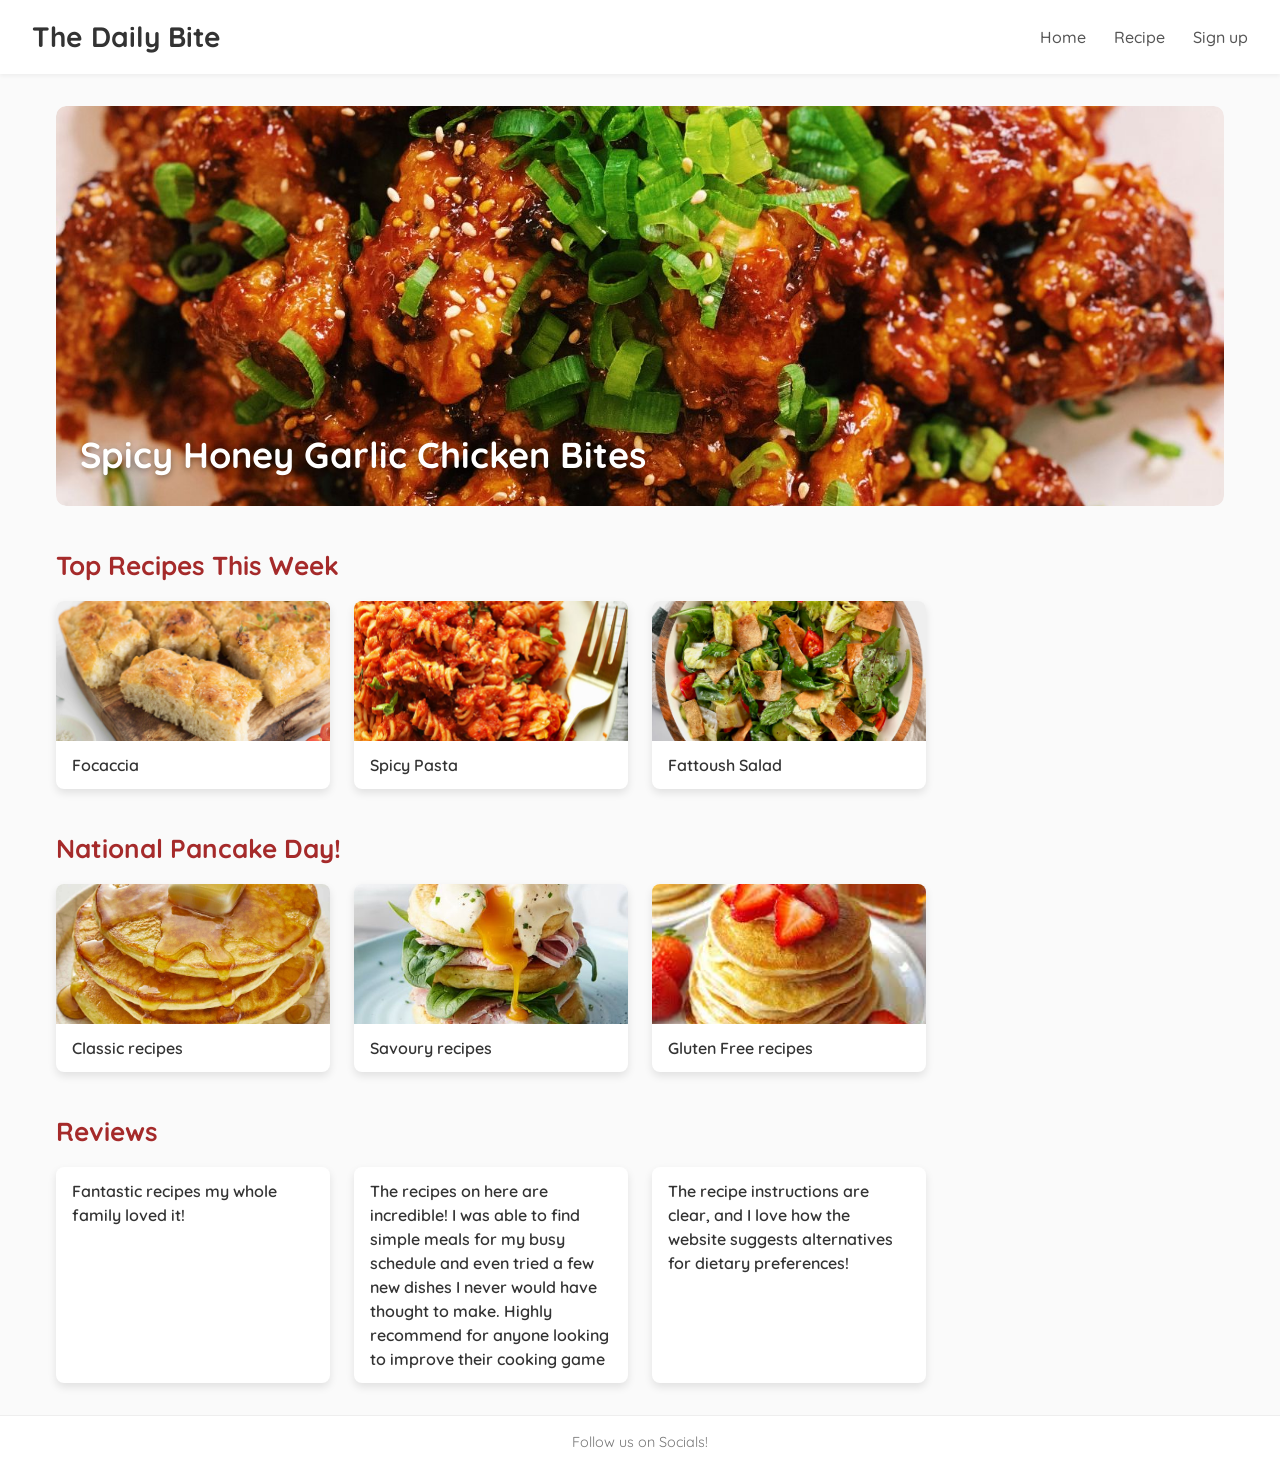
<file: tdb/index.html>
</html> 

<!DOCTYPE html>
<html lang="en">
<head>
  <meta charset="UTF-8" />
  <meta name="viewport" content="width=device-width, initial-scale=1.0" />
  <title>The Daily Bite - Home</title>
  <link rel="stylesheet" href="style.css">
  <link href="https://fonts.googleapis.com/css2?family=Quicksand:wght@600&display=swap" rel="stylesheet">
</head>
<body>
  <header>
    <h1><a href="index.html" class="logo">The Daily Bite</a></h1>
    <nav>
      <a href="index.html">Home</a>
      <a href="recipe.html">Recipe</a>
      <a href="submit.html">Sign up</a>
    </nav>
  </header>
  <main class="container">
    <section class="hero">
      <a href="recipe.html">
        <img src="images/hero.jpg" alt="Spicy Honey Garlic Chicken Bites" class="hero-img"/>
        <h1 class="hero-text">Spicy Honey Garlic Chicken Bites</h1>
      </a>
    </section>
    <section>
      <h2 class="section-title">Top Recipes This Week</h2>
      <div class="cards">
        <a href="recipe.html" class="card"><img src="images/focaccia.jpg" alt="Focaccia" /><p>Focaccia</p></a>
        <a href="recipe.html" class="card"><img src="images/pasta.jpg" alt="Spicy Pasta" /><p>Spicy Pasta</p></a>
        <a href="recipe.html" class="card"><img src="images/salad.jpg" alt="Fattoush Salad" /><p>Fattoush Salad</p></a>
      </div>
    </section>
    <section>
      <h2 class="section-title">National Pancake Day!</h2>
      <div class="cards">
        <a href="recipe.html" class="card"><img src="images/pancakes.jpg" alt="Classic Pancakes" /><p>Classic recipes</p></a>
        <a href="recipe.html" class="card"><img src="images/savory.jpg" alt="Savory Pancakes" /><p>Savoury recipes</p></a>
        <a href="recipe.html" class="card"><img src="images/glutenfree.jpg" alt="Gluten Free Pancakes" /><p>Gluten Free recipes</p></a>
      </div>
    </section>
    <section>
      <h2 class="section-title">Reviews</h2>
      <div class="cards">
        <a class="card"><p>Fantastic recipes my whole family loved it!</p></a>
        <a class="card"><p>The recipes on here are incredible! I was able to find simple meals for my busy schedule and even tried a few new dishes I never would have thought to make. Highly recommend for anyone looking to improve their cooking game</p></a>
        <a class="card"><p>The recipe instructions are clear, and I love how the website suggests alternatives for dietary preferences!</p></a>
      </div>
    </section>
  </main>
  <footer><p>Follow us on Socials!</p></footer>
</body>
</html>
</file>
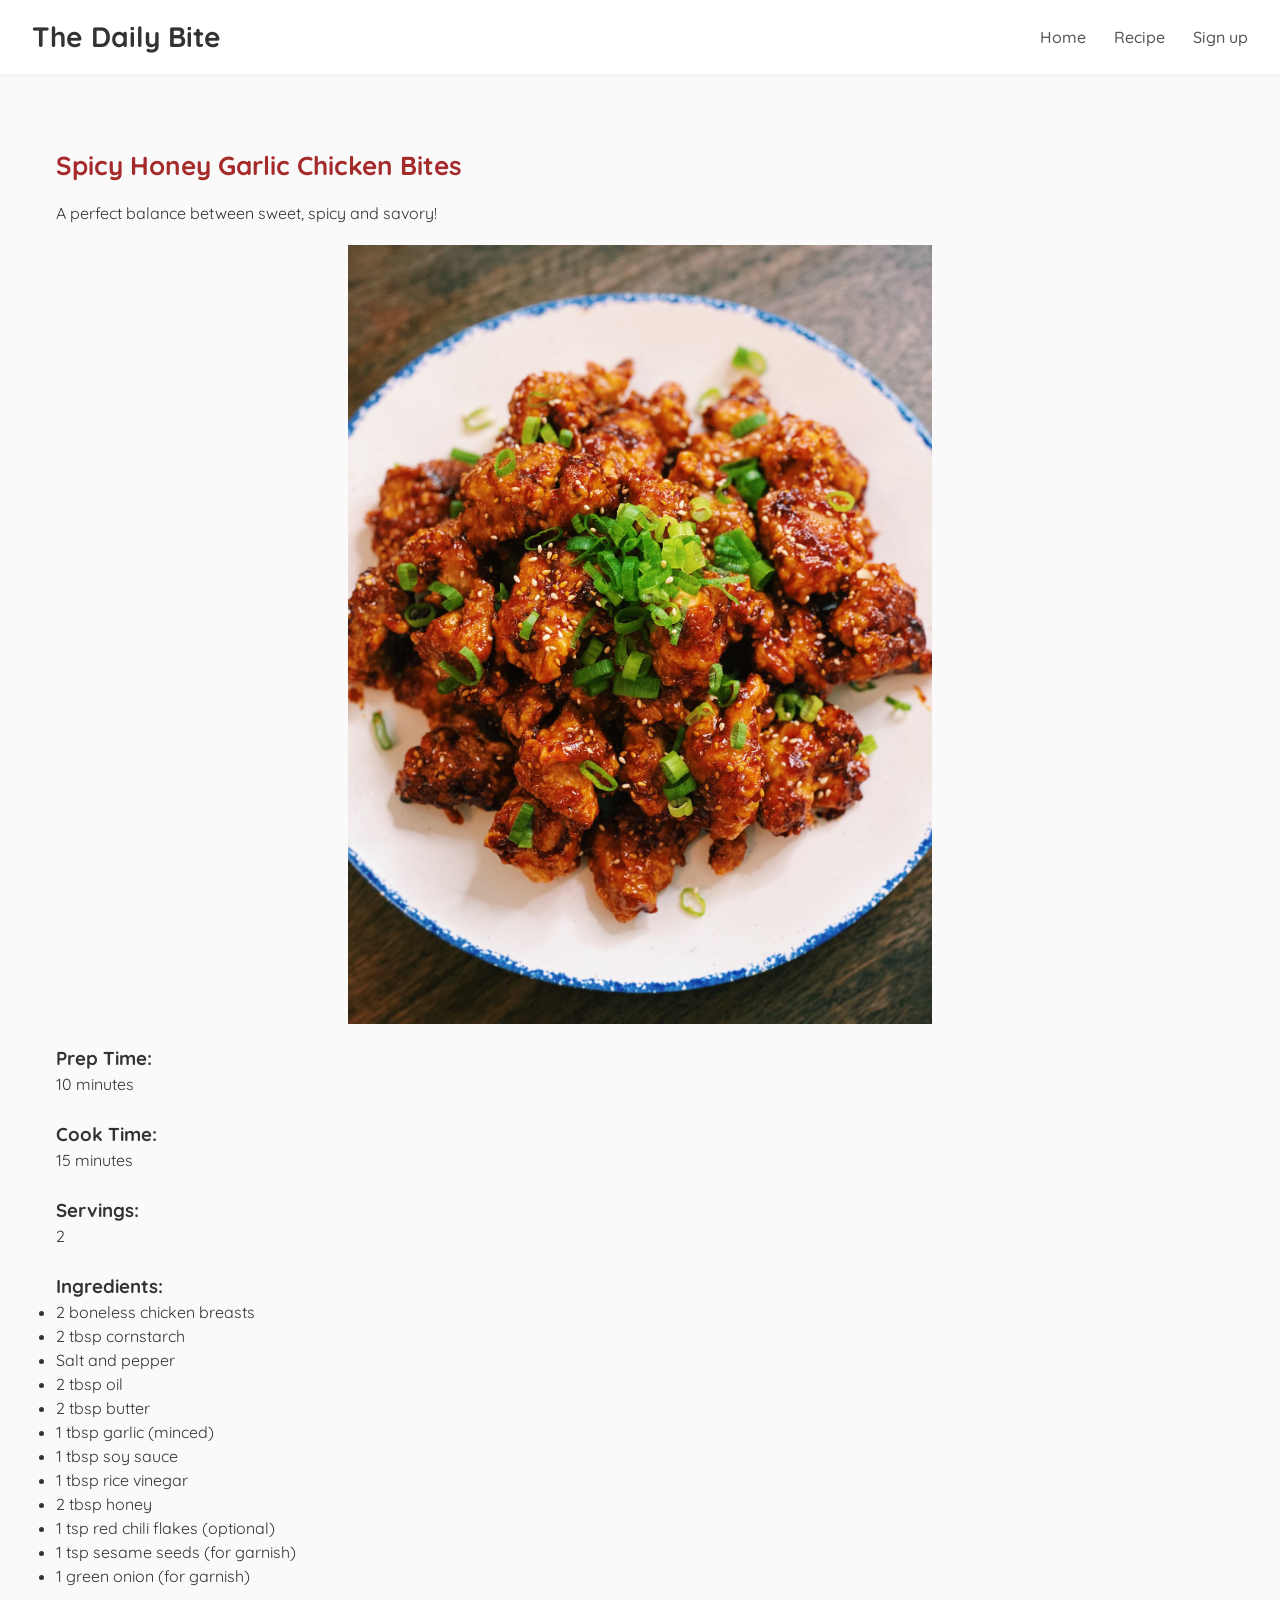
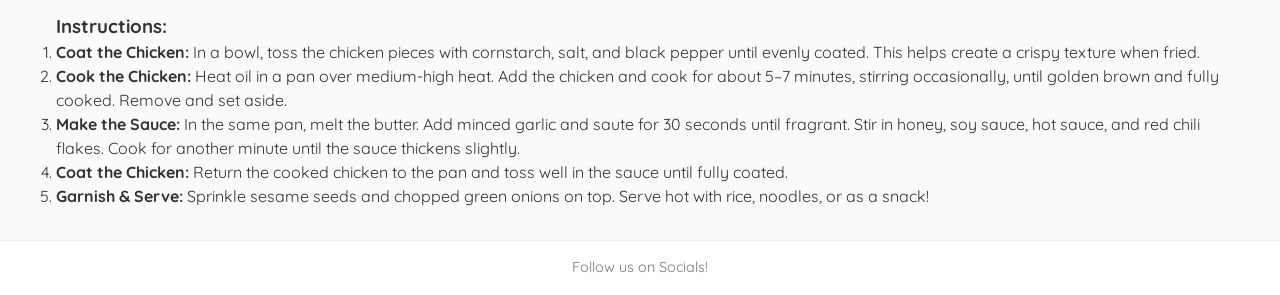
<file: tdb/recipe.html>
<!DOCTYPE html>
<html lang="en">
<head>
  <meta charset="UTF-8" />
  <meta name="viewport" content="width=device-width, initial-scale=1.0" />
  <title>Recipe Detail</title>
  <link rel="stylesheet" href="style.css">
  <link href="https://fonts.googleapis.com/css2?family=Quicksand:wght@600&display=swap" rel="stylesheet">
</head>
<body>
  <header>
    <h1><a href="index.html" class="logo">The Daily Bite</a></h1>
    <nav>
      <a href="index.html">Home</a>
      <a href="recipe.html">Recipe</a>
      <a href="submit.html">Sign up</a>
    </nav>
  </header>
  <main class="container">
    <h2 class="section-title">Spicy Honey Garlic Chicken Bites</h2>
    <p>A perfect balance between sweet, spicy and savory!</p>
    
    <!-- Recipe image -->
    <img src="images/hero.jpg" alt="Spicy Honey Garlic Chicken Bites" class="recipe-img" />


    <h3>Prep Time:</h3><p>10 minutes</p>
    <br>
    <h3>Cook Time:</h3><p>15 minutes</p>
    <br>
    <h3>Servings:</h3><p>2</p>
    <br>
    <h3>Ingredients:</h3>
    <ul>
      <li>2 boneless chicken breasts</li>
      <li>2 tbsp cornstarch</li>
      <li>Salt and pepper</li>
      <li>2 tbsp oil</li>
      <li>2 tbsp butter</li>
      <li>1 tbsp garlic (minced)</li>
      <li>1 tbsp soy sauce</li>
      <li>1 tbsp rice vinegar</li>
      <li>2 tbsp honey</li>
      <li>1 tsp red chili flakes (optional)</li>
      <li>1 tsp sesame seeds (for garnish)</li>
      <li>1 green onion (for garnish)</li>
    </ul>
    <br>
    <h3>Instructions:</h3>
    <ol>
      <li><b>Coat the Chicken:</b>
          In a bowl, toss the chicken pieces with cornstarch, salt, and black pepper until evenly coated. This helps create a crispy texture when fried.  </li>
      <li><b>Cook the Chicken:</b>
          Heat oil in a pan over medium-high heat.
          Add the chicken and cook for about 5–7 minutes, stirring occasionally, until golden brown and fully cooked. Remove and set aside.</li>
      <li><b>Make the Sauce:</b>
          In the same pan, melt the butter.
          Add minced garlic and saute for 30 seconds until fragrant.
          Stir in honey, soy sauce, hot sauce, and red chili flakes. Cook for another minute until the sauce thickens slightly.</li>
      <li><b>Coat the Chicken:</b>
          Return the cooked chicken to the pan and toss well in the sauce until fully coated.</li>
      <li><b>Garnish & Serve:</b>
          Sprinkle sesame seeds and chopped green onions on top.
          Serve hot with rice, noodles, or as a snack!</li>
    </ol>
  </main>
  <footer><p>Follow us on Socials!</p></footer>
</body>
</html>
</file>
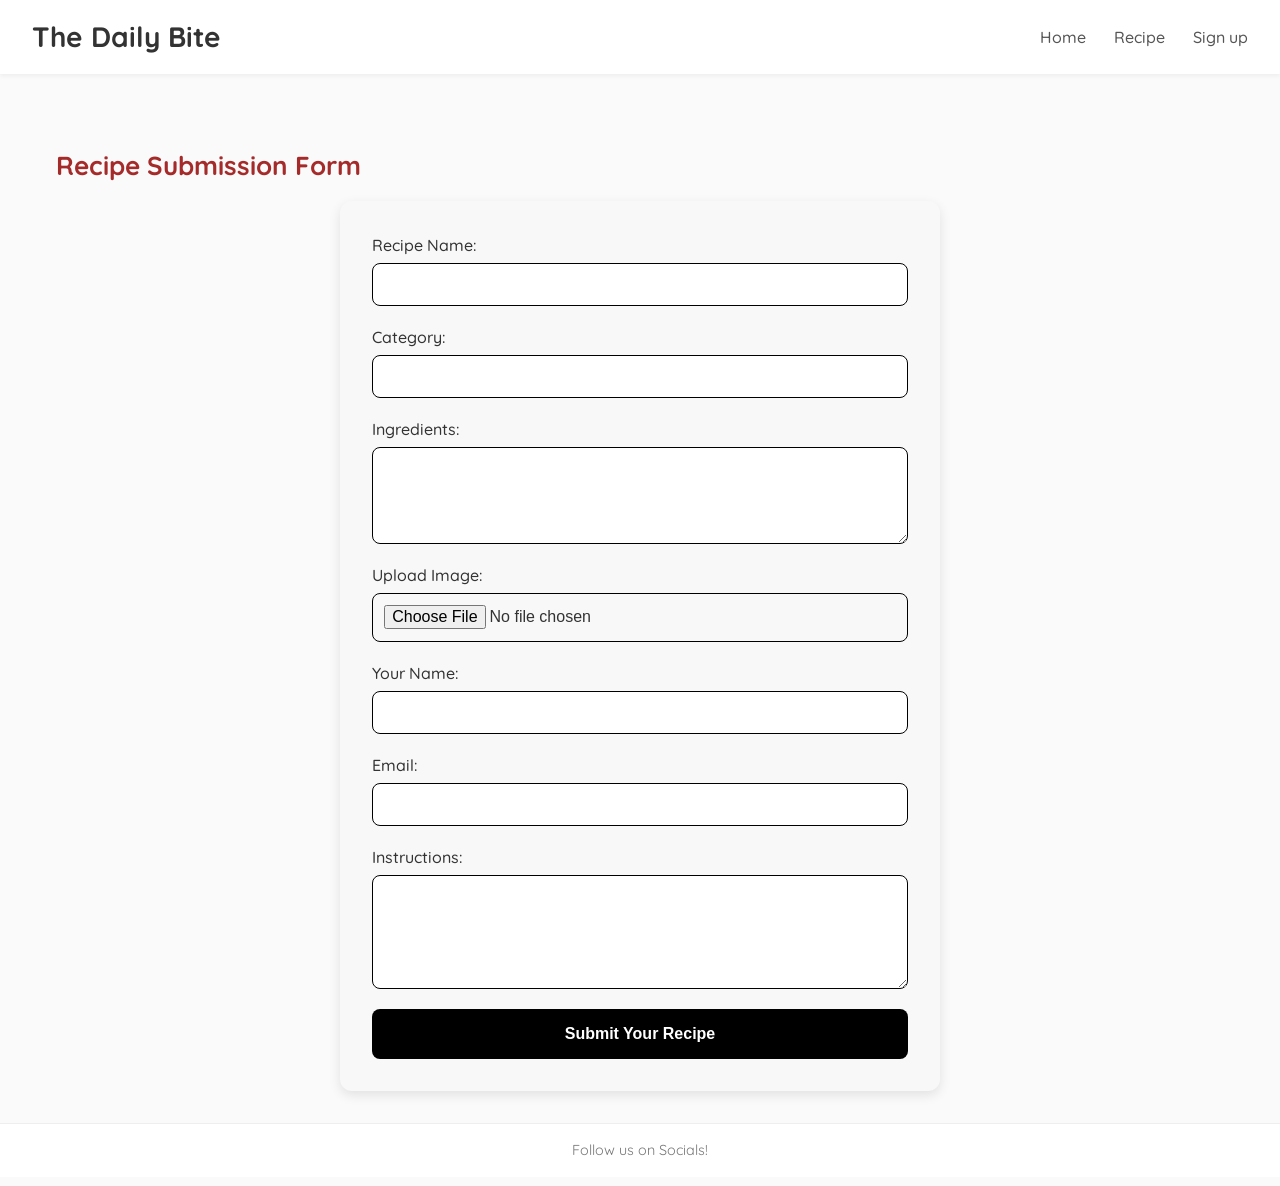
<file: tdb/submit.html>
<!DOCTYPE html>
<html lang="en">
<head>
  <meta charset="UTF-8" />
  <meta name="viewport" content="width=device-width, initial-scale=1.0"/>
  <title>Submit Recipe</title>
  <link rel="stylesheet" href="style.css">
  <link href="https://fonts.googleapis.com/css2?family=Quicksand:wght@600&display=swap" rel="stylesheet">
</head>
<body>
  <header>
    <h1><a href="index.html" class="logo">The Daily Bite</a></h1>
    <nav>
      <a href="index.html">Home</a>
      <a href="recipe.html">Recipe</a>
      <a href="submit.html">Sign up</a>
    </nav>
  </header>

  <main class="container">
    <h2 class="section-title">Recipe Submission Form</h2>
    <form action="#" method="post" class="submit-form">
      <label>
        Recipe Name:
        <input type="text" name="recipeName" required>
      </label>
      <label>
        Category:
        <input type="text" name="category">
      </label>
      <label>
        Ingredients:
        <textarea name="ingredients" rows="4" required></textarea>
      </label>
      <label>
        Upload Image:
        <input type="file" name="image">
      </label>
      <label>
        Your Name:
        <input type="text" name="author" required>
      </label>
      <label>
        Email:
        <input type="email" name="email" required>
      </label>
      <label>
        Instructions:
        <textarea name="instructions" rows="5" required></textarea>
      </label>
      <button type="submit">Submit Your Recipe</button>
    </form>
  </main>

  <footer><p>Follow us on Socials!</p></footer>
</body>
</html>
</file>
<file: tdb/style.css>
/* Base resets & typography */
* {
  box-sizing: border-box;
  margin: 0;
  padding: 0;
}
body {
  font-family: 'Inter', sans-serif;
  line-height: 1.5;
  color: #333;
  background: #fafafa;
}
/* Header */
header {
  background: #fff;
  padding: 1rem 2rem;
  display: flex;
  align-items: center;
  justify-content: space-between;
  box-shadow: 0 2px 4px rgba(0,0,0,0.05);
}
header h1 {
  font-size: 1.75rem;
  color: #a52a2a;
}
nav a {
  margin-left: 1.5rem;
  text-decoration: none;
  font-weight: 500;
  color: #555;
  position: relative;
}
nav a.active,
nav a:hover {
  color: #a52a2a;
}
nav a.active::after,
nav a:hover::after {
  content: '';
  position: absolute;
  left: 0;
  bottom: -4px;
  width: 100%;
  height: 2px;
  background: #a52a2a;
}

/* Container */
.container {
  max-width: 1200px;
  margin: auto;
  padding: 2rem 1rem;
}

/* Hero */
.hero {
  position: relative;
  overflow: hidden;
  border-radius: 10px;
}
.hero img {
  width: 100%;
  height: auto;  /* Ensure aspect ratio is maintained */
  max-height: 400px; /* Set a max height to prevent image from being too large */
  object-fit: cover; /* Ensures the image is cropped to fit the area */
  border-radius: 10px; /* Optional: for rounded corners */
}
.hero-text {
  position: absolute;
  bottom: 1.5rem;
  left: 1.5rem;
  color: #fff;
  font-size: 2.25rem;
  text-shadow: 0 2px 6px rgba(0,0,0,0.4);
}

.recipe-img {
  width: 50%;
  height: auto;
  max-width: 700px; /* Limit the width of the recipe image */
  margin: 20px 0;
  object-fit: cover; /* Crop the image to fit the container */
  display: block;
  margin-left: auto;
  margin-right: auto;
}
/* Section titles */
.section-title {
  font-size: 1.625rem;
  margin: 2.5rem 0 1rem;
  color: #a52a2a;
}

/* Cards grid */
.cards {
  display: grid;
  grid-template-columns: repeat(auto-fill, minmax(220px, 1fr));
  gap: 1.5rem;
}
.card {
  background: #fff;
  border-radius: 8px;
  overflow: hidden;
  box-shadow: 0 4px 8px rgba(0,0,0,0.1);
  transition: transform 0.2s, box-shadow 0.2s;
  text-decoration: none;
  color: inherit;
}
.card img {
  width: 100%;
  height: 140px;
  object-fit: cover;
}
.card p {
  padding: 0.75rem 1rem;
  font-weight: 600;
}
.card:hover {
  transform: translateY(-4px);
  box-shadow: 0 8px 16px rgba(0,0,0,0.15);
}

/* Footer */
footer {
  background: #fff;
  padding: 1rem 2rem;
  text-align: center;
  font-size: 0.9rem;
  color: #777;
  border-top: 1px solid #eee;
}

/* Responsive tweaks */
@media (max-width: 640px) {
  .hero-text {
    font-size: 1.75rem;
    bottom: 1rem;
    left: 1rem;
  }
  nav a {
    margin-left: 1rem;
    font-size: 0.95rem;
  }
  .section-title {
    font-size: 1.375rem;
  }
}

.submit-form {
  max-width: 600px;
  margin: 0 auto;
  display: flex;
  flex-direction: column;
  gap: 1.2rem;
  background-color: #f8f8f8;
  padding: 2rem;
  border-radius: 12px;
  box-shadow: 0 4px 12px rgba(0, 0, 0, 0.1);
}

.submit-form label {
  font-weight: 500;
  display: flex;
  flex-direction: column;
  font-size: 1rem;
  color: #333;
}

.submit-form input,
.submit-form textarea {
  padding: 0.7rem;
  font-size: 1rem;
  border: 1px solid #000000;
  border-radius: 8px;
  margin-top: 0.4rem;
}

.submit-form button {
  background-color: #000;   /* black background */
  color: #fff;              /* white text */
  padding: 1rem 1.2rem;
  font-size: 1rem;
  font-weight: 600;
  border: none;
  border-radius: 8px;
  cursor: pointer;
  transition: opacity 0.2s;
}

.submit-form button:hover {
  opacity: 0.8;  /* subtle hover effect */
}


body {
  font-family: 'Quicksand', sans-serif;
}

.logo {
  font-family: 'Quicksand', sans-serif;
  text-decoration: none;
  color: #333;
}

.logo:hover {
  color: #e25d3c;
}
</file>
